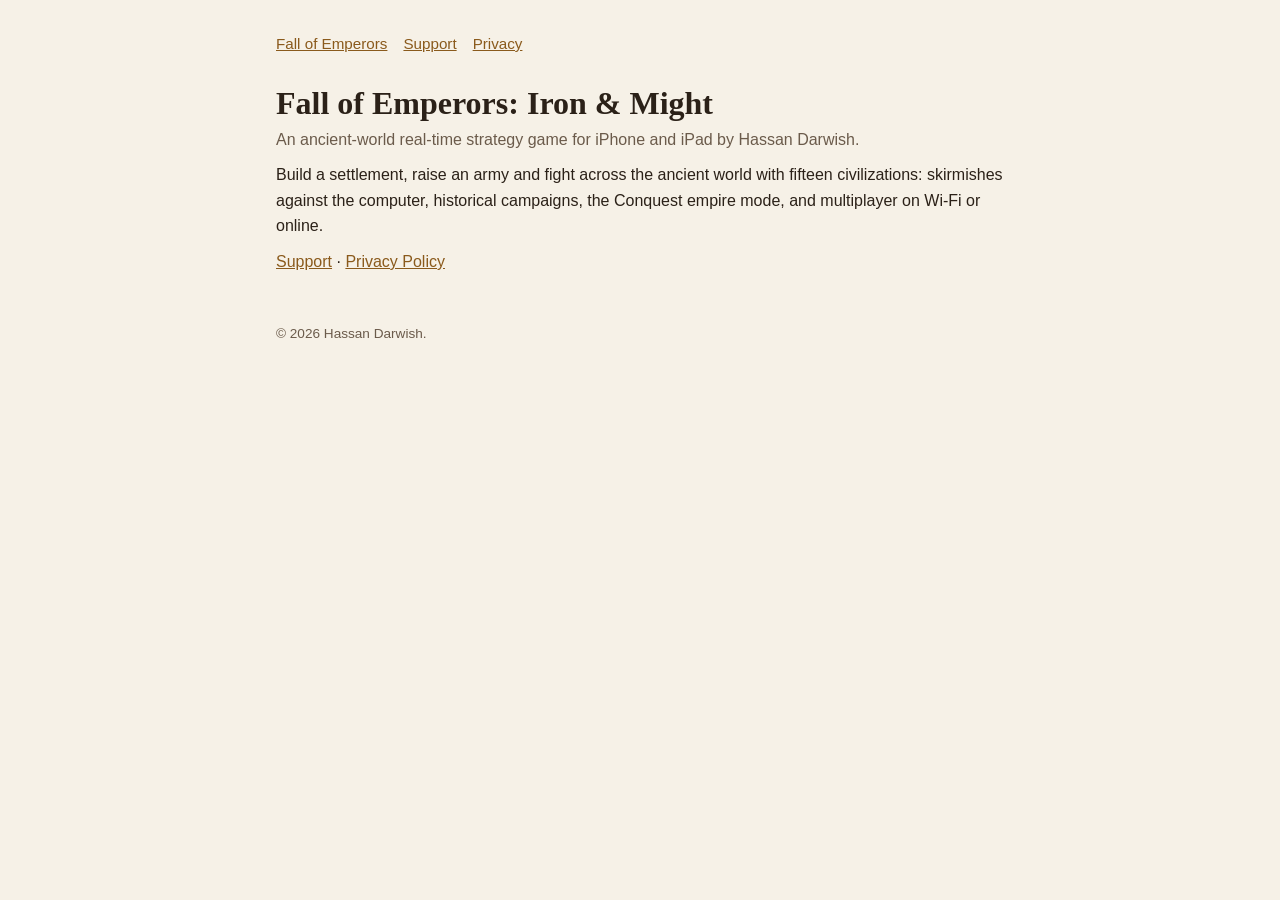
<file: index.html>
<!doctype html>
<html lang="en">
<head>
<meta charset="utf-8">
<meta name="viewport" content="width=device-width, initial-scale=1">
<title>Fall of Emperors: Iron &amp; Might</title>
<link rel="stylesheet" href="style.css">
</head>
<body>
<main>
<nav><a href="index.html">Fall of Emperors</a><a href="support.html">Support</a><a href="privacy.html">Privacy</a></nav>
<h1>Fall of Emperors: Iron &amp; Might</h1>
<p class="muted">An ancient-world real-time strategy game for iPhone and iPad by Hassan Darwish.</p>
<p>Build a settlement, raise an army and fight across the ancient world with fifteen civilizations: skirmishes against the computer, historical campaigns, the Conquest empire mode, and multiplayer on Wi-Fi or online.</p>
<p><a href="support.html">Support</a> · <a href="privacy.html">Privacy Policy</a></p>
<footer>© 2026 Hassan Darwish.</footer>
</main>
</body>
</html>
</file>
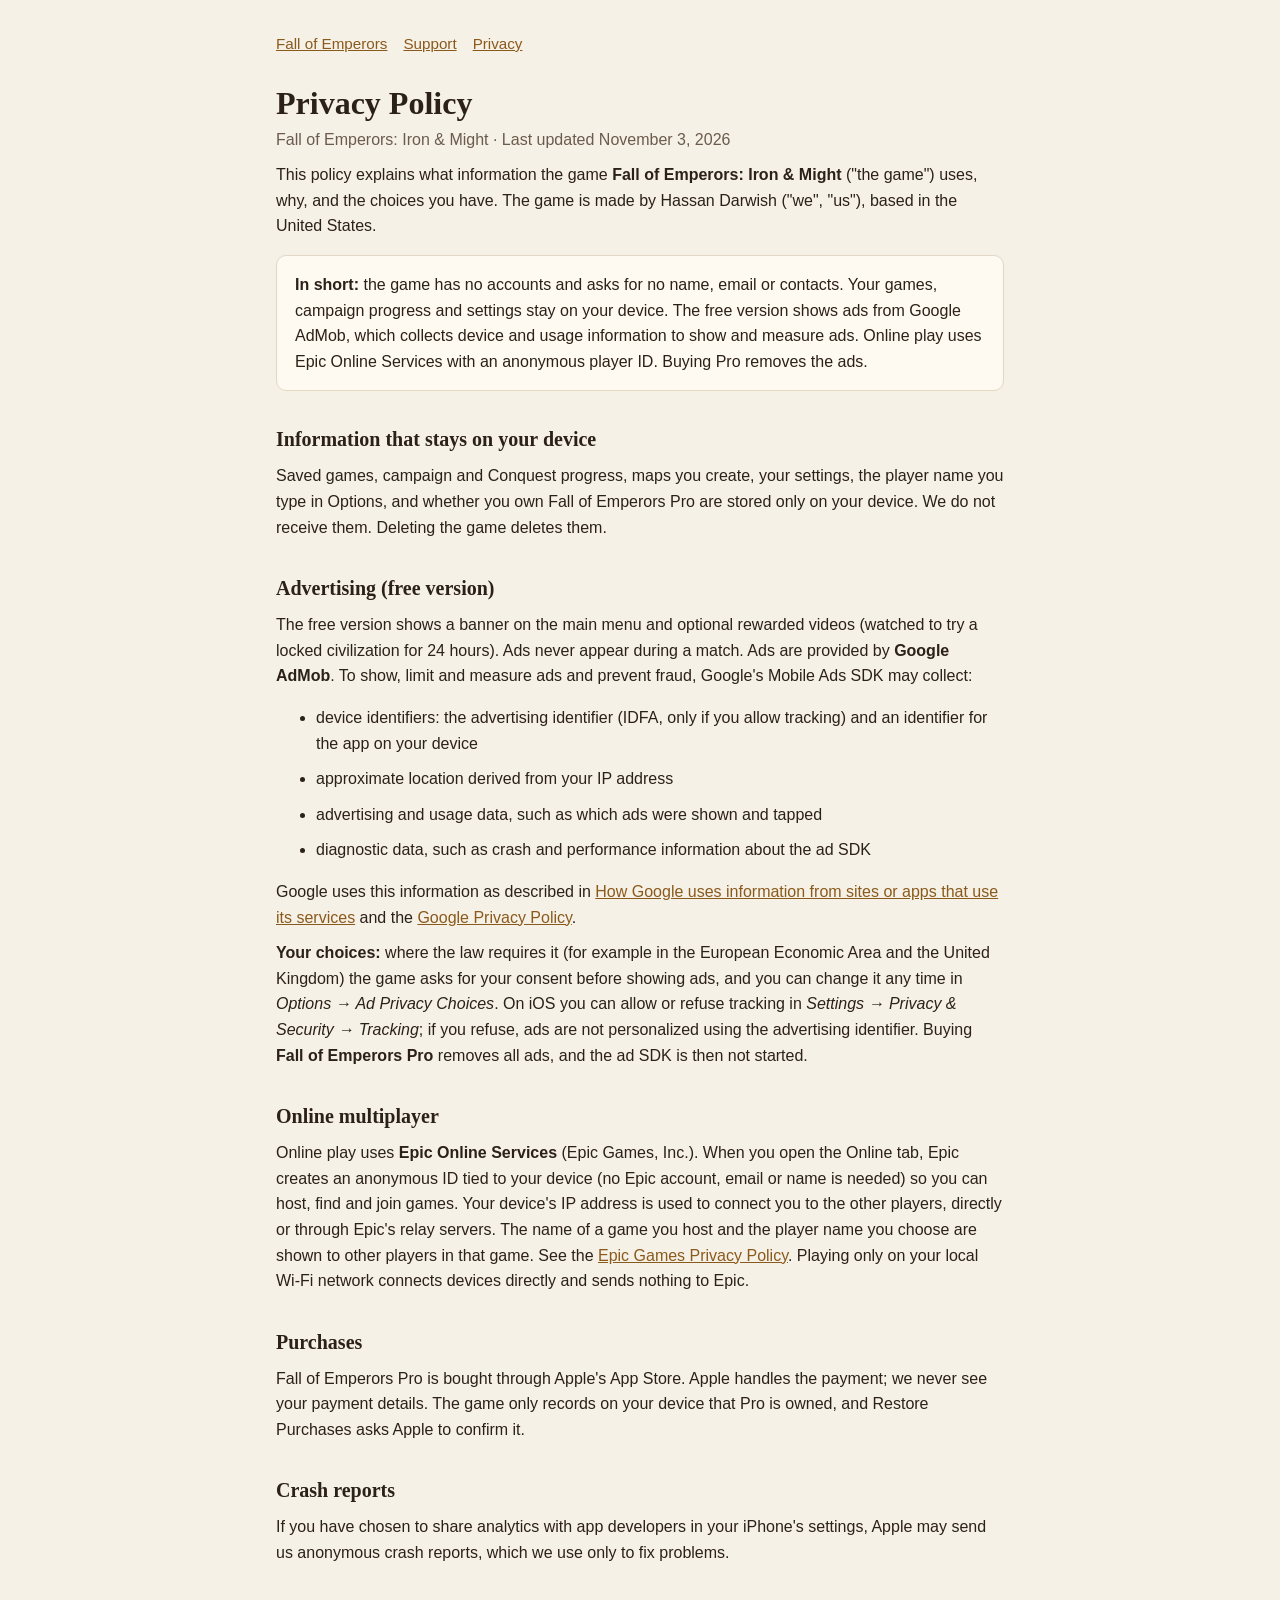
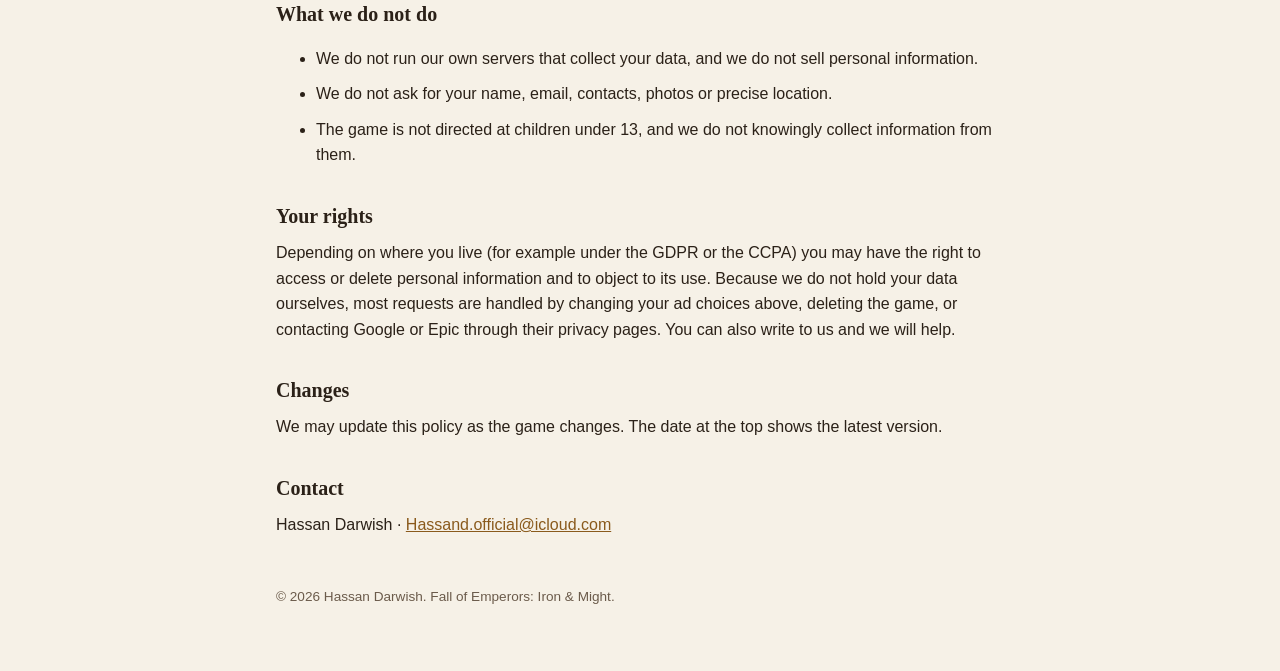
<file: privacy.html>
<!doctype html>
<html lang="en">
<head>
<meta charset="utf-8">
<meta name="viewport" content="width=device-width, initial-scale=1">
<title>Privacy Policy – Fall of Emperors: Iron &amp; Might</title>
<link rel="stylesheet" href="style.css">
</head>
<body>
<main>
<nav><a href="index.html">Fall of Emperors</a><a href="support.html">Support</a><a href="privacy.html">Privacy</a></nav>
<h1>Privacy Policy</h1>
<p class="muted">Fall of Emperors: Iron &amp; Might · Last updated November 3, 2026</p>

<p>This policy explains what information the game <strong>Fall of Emperors: Iron &amp; Might</strong> ("the game") uses, why, and the choices you have. The game is made by Hassan Darwish ("we", "us"), based in the United States.</p>

<div class="card"><strong>In short:</strong> the game has no accounts and asks for no name, email or contacts. Your games, campaign progress and settings stay on your device. The free version shows ads from Google AdMob, which collects device and usage information to show and measure ads. Online play uses Epic Online Services with an anonymous player ID. Buying Pro removes the ads.</div>

<h2>Information that stays on your device</h2>
<p>Saved games, campaign and Conquest progress, maps you create, your settings, the player name you type in Options, and whether you own Fall of Emperors Pro are stored only on your device. We do not receive them. Deleting the game deletes them.</p>

<h2>Advertising (free version)</h2>
<p>The free version shows a banner on the main menu and optional rewarded videos (watched to try a locked civilization for 24 hours). Ads never appear during a match. Ads are provided by <strong>Google AdMob</strong>. To show, limit and measure ads and prevent fraud, Google's Mobile Ads SDK may collect:</p>
<ul>
<li>device identifiers: the advertising identifier (IDFA, only if you allow tracking) and an identifier for the app on your device</li>
<li>approximate location derived from your IP address</li>
<li>advertising and usage data, such as which ads were shown and tapped</li>
<li>diagnostic data, such as crash and performance information about the ad SDK</li>
</ul>
<p>Google uses this information as described in <a href="https://policies.google.com/technologies/partner-sites">How Google uses information from sites or apps that use its services</a> and the <a href="https://policies.google.com/privacy">Google Privacy Policy</a>.</p>
<p><strong>Your choices:</strong> where the law requires it (for example in the European Economic Area and the United Kingdom) the game asks for your consent before showing ads, and you can change it any time in <em>Options → Ad Privacy Choices</em>. On iOS you can allow or refuse tracking in <em>Settings → Privacy &amp; Security → Tracking</em>; if you refuse, ads are not personalized using the advertising identifier. Buying <strong>Fall of Emperors Pro</strong> removes all ads, and the ad SDK is then not started.</p>

<h2>Online multiplayer</h2>
<p>Online play uses <strong>Epic Online Services</strong> (Epic Games, Inc.). When you open the Online tab, Epic creates an anonymous ID tied to your device (no Epic account, email or name is needed) so you can host, find and join games. Your device's IP address is used to connect you to the other players, directly or through Epic's relay servers. The name of a game you host and the player name you choose are shown to other players in that game. See the <a href="https://www.epicgames.com/site/privacypolicy">Epic Games Privacy Policy</a>. Playing only on your local Wi-Fi network connects devices directly and sends nothing to Epic.</p>

<h2>Purchases</h2>
<p>Fall of Emperors Pro is bought through Apple's App Store. Apple handles the payment; we never see your payment details. The game only records on your device that Pro is owned, and Restore Purchases asks Apple to confirm it.</p>

<h2>Crash reports</h2>
<p>If you have chosen to share analytics with app developers in your iPhone's settings, Apple may send us anonymous crash reports, which we use only to fix problems.</p>

<h2>What we do not do</h2>
<ul>
<li>We do not run our own servers that collect your data, and we do not sell personal information.</li>
<li>We do not ask for your name, email, contacts, photos or precise location.</li>
<li>The game is not directed at children under 13, and we do not knowingly collect information from them.</li>
</ul>

<h2>Your rights</h2>
<p>Depending on where you live (for example under the GDPR or the CCPA) you may have the right to access or delete personal information and to object to its use. Because we do not hold your data ourselves, most requests are handled by changing your ad choices above, deleting the game, or contacting Google or Epic through their privacy pages. You can also write to us and we will help.</p>

<h2>Changes</h2>
<p>We may update this policy as the game changes. The date at the top shows the latest version.</p>

<h2>Contact</h2>
<p>Hassan Darwish · <a href="mailto:Hassand.official@icloud.com">Hassand.official@icloud.com</a></p>

<footer>© 2026 Hassan Darwish. Fall of Emperors: Iron &amp; Might.</footer>
</main>
</body>
</html>
</file>
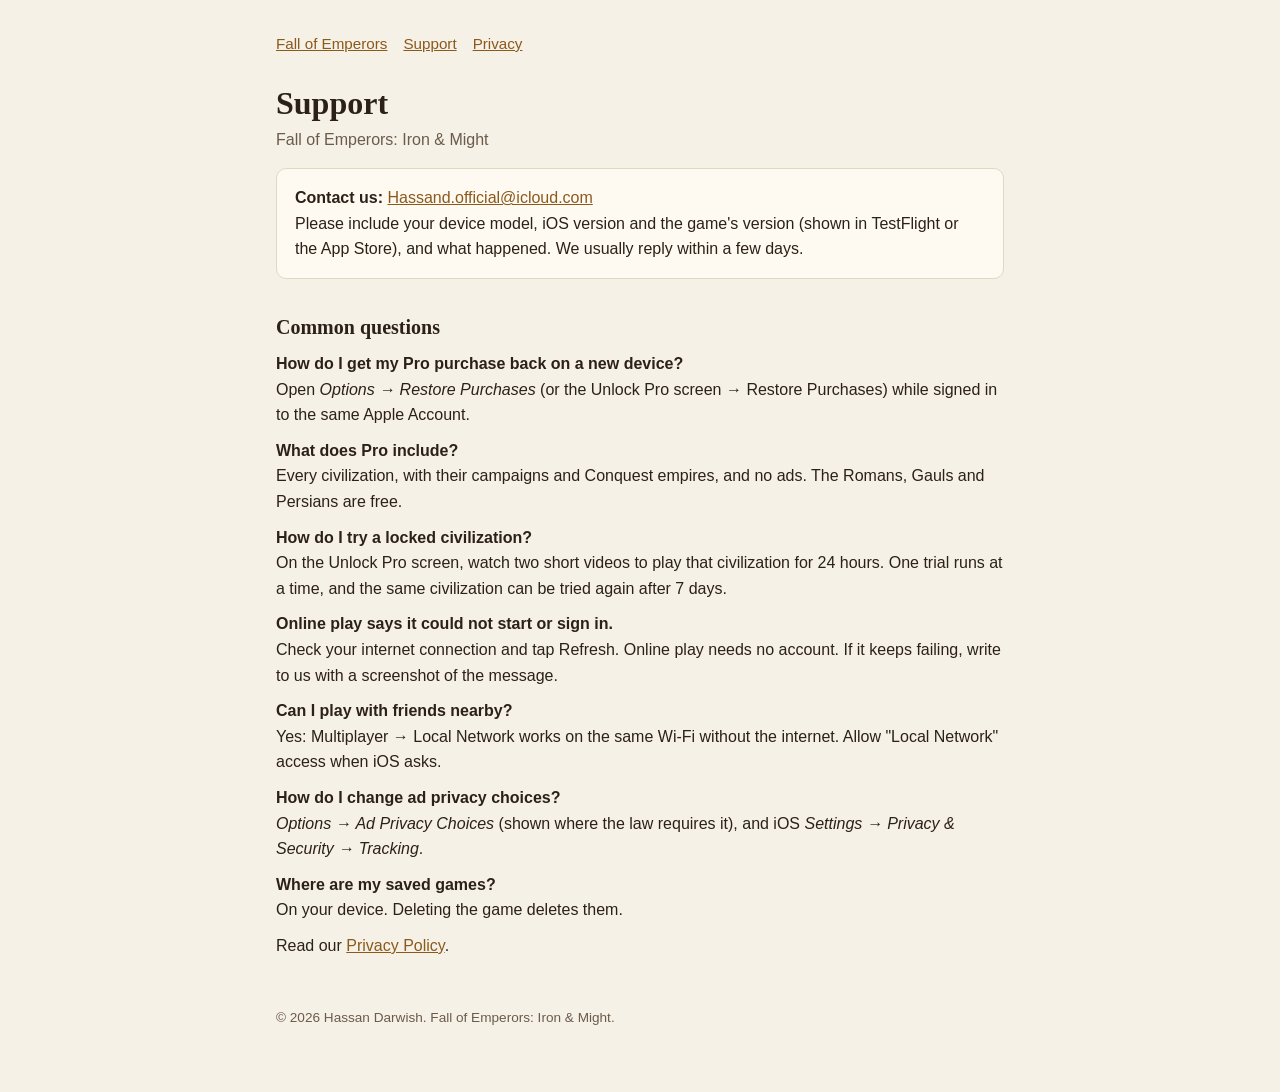
<file: support.html>
<!doctype html>
<html lang="en">
<head>
<meta charset="utf-8">
<meta name="viewport" content="width=device-width, initial-scale=1">
<title>Support – Fall of Emperors: Iron &amp; Might</title>
<link rel="stylesheet" href="style.css">
</head>
<body>
<main>
<nav><a href="index.html">Fall of Emperors</a><a href="support.html">Support</a><a href="privacy.html">Privacy</a></nav>
<h1>Support</h1>
<p class="muted">Fall of Emperors: Iron &amp; Might</p>

<div class="card"><strong>Contact us:</strong> <a href="mailto:Hassand.official@icloud.com">Hassand.official@icloud.com</a><br>
Please include your device model, iOS version and the game's version (shown in TestFlight or the App Store), and what happened. We usually reply within a few days.</div>

<h2>Common questions</h2>

<p><strong>How do I get my Pro purchase back on a new device?</strong><br>
Open <em>Options → Restore Purchases</em> (or the Unlock Pro screen → Restore Purchases) while signed in to the same Apple Account.</p>

<p><strong>What does Pro include?</strong><br>
Every civilization, with their campaigns and Conquest empires, and no ads. The Romans, Gauls and Persians are free.</p>

<p><strong>How do I try a locked civilization?</strong><br>
On the Unlock Pro screen, watch two short videos to play that civilization for 24 hours. One trial runs at a time, and the same civilization can be tried again after 7 days.</p>

<p><strong>Online play says it could not start or sign in.</strong><br>
Check your internet connection and tap Refresh. Online play needs no account. If it keeps failing, write to us with a screenshot of the message.</p>

<p><strong>Can I play with friends nearby?</strong><br>
Yes: Multiplayer → Local Network works on the same Wi-Fi without the internet. Allow "Local Network" access when iOS asks.</p>

<p><strong>How do I change ad privacy choices?</strong><br>
<em>Options → Ad Privacy Choices</em> (shown where the law requires it), and iOS <em>Settings → Privacy &amp; Security → Tracking</em>.</p>

<p><strong>Where are my saved games?</strong><br>
On your device. Deleting the game deletes them.</p>

<p>Read our <a href="privacy.html">Privacy Policy</a>.</p>

<footer>© 2026 Hassan Darwish. Fall of Emperors: Iron &amp; Might.</footer>
</main>
</body>
</html>
</file>
<file: style.css>
:root{--bg:#f6f1e7;--text:#2b2118;--muted:#6b5b4b;--accent:#8a5a1c;--card:#fffaf1;--line:#e3d6c2}
@media (prefers-color-scheme:dark){:root{--bg:#1c1712;--text:#efe6d8;--muted:#b9a993;--accent:#d9a55a;--card:#26201a;--line:#3a3128}}
*{box-sizing:border-box}
body{margin:0;background:var(--bg);color:var(--text);font:16px/1.6 -apple-system,BlinkMacSystemFont,"Segoe UI",Roboto,Helvetica,Arial,sans-serif}
main{max-width:760px;margin:0 auto;padding:32px 16px 64px}
h1{font-family:Georgia,"Times New Roman",serif;font-size:2rem;line-height:1.2;margin:0 0 4px}
h2{font-family:Georgia,"Times New Roman",serif;font-size:1.25rem;margin:32px 0 8px}
p,li{margin:0 0 10px}
.muted{color:var(--muted)}
a{color:var(--accent)}
nav{display:flex;gap:16px;margin-bottom:28px;font-size:.95rem}
.card{background:var(--card);border:1px solid var(--line);border-radius:10px;padding:16px 18px;margin:16px 0}
table{border-collapse:collapse;width:100%;font-size:.95rem}
th,td{border-bottom:1px solid var(--line);padding:8px 6px;text-align:left;vertical-align:top}
footer{margin-top:48px;font-size:.85rem;color:var(--muted)}
</file>
